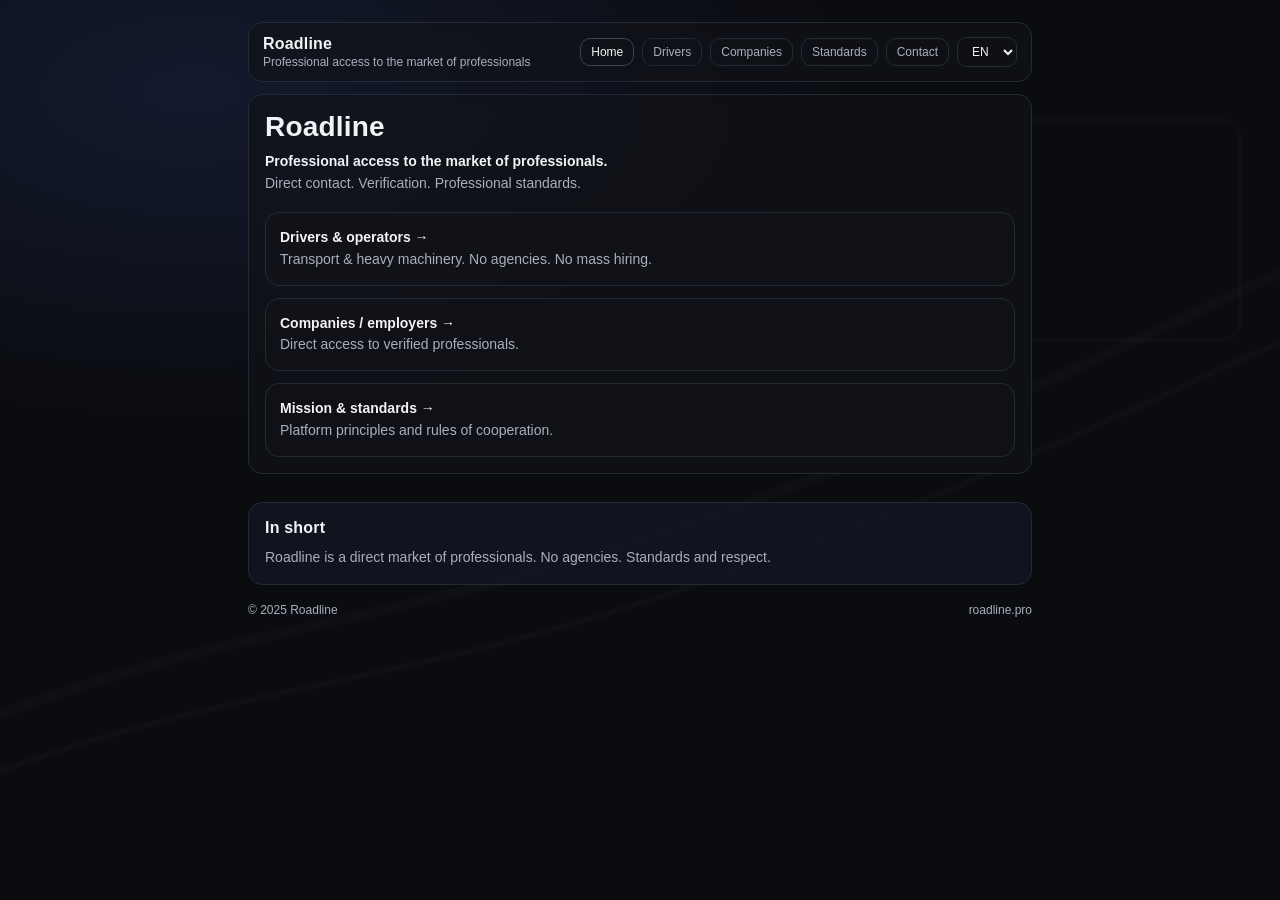
<file: index.html>
<!DOCTYPE html>
<html lang="ru">
<head>
  <meta charset="UTF-8" />
  <meta name="viewport" content="width=device-width, initial-scale=1.0"/>
  <title>Roadline — Professional Access</title>
  <meta name="description" content="Professional access to the market of professionals. Direct contact. Verification. Standards.">

  <style>
    :root{
      --bg:#0b0c10;
      --text:#f2f3f5;
      --muted:#a9afbd;
      --line:#242a38;
    }
    *{ box-sizing:border-box; }

    body{
      margin:0;
      font-family: Arial, Helvetica, sans-serif;
      background: radial-gradient(1200px 600px at 15% 10%, #131a2e 0%, var(--bg) 55%) fixed;
      color:var(--text);
    }

    body::before{
      content:"";
      position:fixed;
      inset:0;
      pointer-events:none;
      opacity:0.06;
      filter:grayscale(1) blur(0.2px);
      background:
        url("data:image/svg+xml,%3Csvg xmlns='http://www.w3.org/2000/svg' width='1400' height='900' viewBox='0 0 1400 900'%3E%3Cg fill='none' stroke='%23ffffff' stroke-opacity='0.35'%3E%3Cpath d='M-50 760 C 260 620, 420 640, 760 520 S 1180 340, 1460 220' stroke-width='10'/%3E%3Cpath d='M-60 820 C 250 680, 430 700, 770 580 S 1200 400, 1480 280' stroke-width='6'/%3E%3Crect x='980' y='120' width='320' height='220' rx='18' stroke-width='3'/%3E%3C/g%3E%3C/svg%3E")
        center/cover no-repeat;
      z-index:0;
    }

    .wrap{
      position:relative;
      z-index:1;
      max-width:820px;
      margin:0 auto;
      padding:22px 18px 40px;
    }

    h1{ margin:0; font-size:28px; letter-spacing:.2px; }
    h2{ margin:0 0 10px; font-size:16px; letter-spacing:.2px; }
    p{ margin:0; font-size:14px; line-height:1.55; color:var(--muted); }
    .strong{ color:var(--text); font-weight:700; }

    /* NAV + language dropdown */
    .nav{
      border:1px solid var(--line);
      border-radius:14px;
      background:rgba(17,19,24,.65);
      backdrop-filter: blur(8px);
      padding:12px 14px;
      display:flex;
      align-items:center;
      justify-content:space-between;
      gap:12px;
      flex-wrap:wrap;
    }
    .brand{
      display:flex;
      flex-direction:column;
      gap:2px;
      min-width:220px;
    }
    .brand .name{ color:var(--text); font-weight:700; letter-spacing:.2px; }
    .brand .tagline{ font-size:12px; color:var(--muted); }

    .nav-right{
      display:flex;
      gap:8px;
      align-items:center;
      flex-wrap:wrap;
    }
    .menu{
      display:flex;
      gap:8px;
      flex-wrap:wrap;
      align-items:center;
    }
    .menu a{
      text-decoration:none;
      color:var(--muted);
      border:1px solid var(--line);
      border-radius:10px;
      padding:6px 10px;
      font-size:12px;
      background:rgba(17,19,24,.35);
      transition: transform .08s ease, border-color .08s ease, color .08s ease;
    }
    .menu a:hover{ transform: translateY(-1px); border-color:#3a4258; color:var(--text); }
    .menu a.active{ color:var(--text); border-color:#3a4258; }

    .lang-select{
      border:1px solid var(--line);
      border-radius:10px;
      padding:6px 10px;
      font-size:12px;
      color:var(--text);
      background:rgba(17,19,24,.35);
      outline:none;
      cursor:pointer;
    }

    .topbar{
      margin-top:12px;
      border:1px solid var(--line);
      border-radius:14px;
      background:rgba(17,19,24,.65);
      backdrop-filter: blur(8px);
      padding:16px;
    }
    .lead{ margin-top:8px; margin-bottom:18px; }

    .tiles{
      display:grid;
      grid-template-columns:1fr;
      gap:12px;
      margin-top:12px;
      width:100%;
    }

    /* ✅ clickable tile as link */
    .tile-link{
      display:block;
      width:100%;
      text-decoration:none;
      color:inherit;
      border:1px solid var(--line);
      border-radius:14px;
      padding:14px;
      background:rgba(17,19,24,.65);
      transition: transform .08s ease, border-color .08s ease, background .08s ease;
    }
    .tile-link:hover{
      transform: translateY(-1px);
      border-color:#3a4258;
      background:rgba(20,24,36,.78);
    }
    .tile-link:active{ transform: translateY(0px); }
    .tile-link *{ max-width:100%; }

    .card{
      width:100%;
      border:1px solid var(--line);
      border-radius:14px;
      background:rgba(20,24,36,.72);
      padding:16px;
      margin-top:14px;
    }
    .board{
      display:grid;
      grid-template-columns:1fr;
      gap:14px;
      margin-top:14px;
      width:100%;
    }
    .footer{
      margin-top:18px;
      font-size:12px;
      color:var(--muted);
      display:flex;
      justify-content:space-between;
      flex-wrap:wrap;
      gap:10px;
    }

    [data-lang]{ display:none; }
    [data-lang].active{ display:block; }
    [data-lang-inline]{ display:none; }
    [data-lang-inline].active{ display:inline; }
  </style>
</head>

<body>
<div class="wrap">

  <!-- NAV -->
  <div class="nav">
    <div class="brand">
      <div class="name">Roadline</div>
      <div class="tagline">
        <span data-lang-inline="ru" class="active">Профессиональный доступ к рынку профессионалов</span>
        <span data-lang-inline="uk">Професійний доступ до ринку професіоналів</span>
        <span data-lang-inline="en">Professional access to the market of professionals</span>
        <span data-lang-inline="pl">Profesjonalny dostęp do rynku profesjonalistów</span>
      </div>
    </div>

    <div class="nav-right">
      <div class="menu">
        <a class="active" href="index.html">
          <span data-lang-inline="ru" class="active">Главная</span>
          <span data-lang-inline="uk">Головна</span>
          <span data-lang-inline="en">Home</span>
          <span data-lang-inline="pl">Start</span>
        </a>

        <a href="drivers.html">
          <span data-lang-inline="ru" class="active">Водители</span>
          <span data-lang-inline="uk">Водії</span>
          <span data-lang-inline="en">Drivers</span>
          <span data-lang-inline="pl">Kierowcy</span>
        </a>

        <a href="companies.html">
          <span data-lang-inline="ru" class="active">Компании</span>
          <span data-lang-inline="uk">Компанії</span>
          <span data-lang-inline="en">Companies</span>
          <span data-lang-inline="pl">Firmy</span>
        </a>

        <a href="standards.html">
          <span data-lang-inline="ru" class="active">Стандарты</span>
          <span data-lang-inline="uk">Стандарти</span>
          <span data-lang-inline="en">Standards</span>
          <span data-lang-inline="pl">Standardy</span>
        </a>

        <a href="contact.html">
          <span data-lang-inline="ru" class="active">Контакт</span>
          <span data-lang-inline="uk">Контакт</span>
          <span data-lang-inline="en">Contact</span>
          <span data-lang-inline="pl">Kontakt</span>
        </a>
      </div>

      <select class="lang-select" id="langSelect" aria-label="Language">
        <option value="ru">RU</option>
        <option value="uk">UA</option>
        <option value="en">EN</option>
        <option value="pl">PL</option>
      </select>
    </div>
  </div>

  <!-- HEADER -->
  <div class="topbar">
    <h1>Roadline</h1>

    <div class="lead" data-lang="ru">
      <p class="strong">Профессиональный доступ к рынку профессионалов.</p>
      <p>Прямой контакт. Проверка. Профессиональные стандарты.</p>
    </div>
    <div class="lead" data-lang="uk">
      <p class="strong">Професійний доступ до ринку професіоналів.</p>
      <p>Прямий контакт. Перевірка. Професійні стандарти.</p>
    </div>
    <div class="lead" data-lang="en">
      <p class="strong">Professional access to the market of professionals.</p>
      <p>Direct contact. Verification. Professional standards.</p>
    </div>
    <div class="lead" data-lang="pl">
      <p class="strong">Profesjonalny dostęp do rynku profesjonalistów.</p>
      <p>Bezpośredni kontakt. Weryfikacja. Standardy zawodowe.</p>
    </div>

    <!-- ✅ Clickable tiles -->
    <div class="tiles">

      <a class="tile-link" href="drivers.html">
        <p class="strong" data-lang="ru">Водители и операторы →</p>
        <p class="strong" data-lang="uk">Водії та оператори →</p>
        <p class="strong" data-lang="en">Drivers & operators →</p>
        <p class="strong" data-lang="pl">Kierowcy i operatorzy →</p>

        <p data-lang="ru">Транспорт и тяжёлая техника. Без агентств. Без массового найма.</p>
        <p data-lang="uk">Транспорт і важка техніка. Без агенцій. Без масового найму.</p>
        <p data-lang="en">Transport & heavy machinery. No agencies. No mass hiring.</p>
        <p data-lang="pl">Transport i ciężki sprzęt. Bez agencji. Bez masowego zatrudniania.</p>
      </a>

      <a class="tile-link" href="companies.html">
        <p class="strong" data-lang="ru">Компании / работодатели →</p>
        <p class="strong" data-lang="uk">Компанії / роботодавці →</p>
        <p class="strong" data-lang="en">Companies / employers →</p>
        <p class="strong" data-lang="pl">Firmy / pracodawcy →</p>

        <p data-lang="ru">Прямой доступ к проверенным профессионалам.</p>
        <p data-lang="uk">Прямий доступ до перевірених професіоналів.</p>
        <p data-lang="en">Direct access to verified professionals.</p>
        <p data-lang="pl">Bezpośredni dostęp do zweryfikowanych profesjonalistów.</p>
      </a>

      <a class="tile-link" href="standards.html">
        <p class="strong" data-lang="ru">Миссия и стандарты →</p>
        <p class="strong" data-lang="uk">Місія та стандарти →</p>
        <p class="strong" data-lang="en">Mission & standards →</p>
        <p class="strong" data-lang="pl">Misja i standardy →</p>

        <p data-lang="ru">Принципы платформы и правила взаимодействия.</p>
        <p data-lang="uk">Принципи платформи та правила взаємодії.</p>
        <p data-lang="en">Platform principles and rules of cooperation.</p>
        <p data-lang="pl">Zasady platformy i współpracy.</p>
      </a>

    </div>
  </div>

  <div class="board">
    <div class="card">
      <h2 data-lang="ru">Коротко</h2>
      <h2 data-lang="uk">Коротко</h2>
      <h2 data-lang="en">In short</h2>
      <h2 data-lang="pl">W skrócie</h2>

      <p data-lang="ru">Roadline — это прямой рынок профессионалов. Без агентств. С правилами и уважением.</p>
      <p data-lang="uk">Roadline — це прямий ринок професіоналів. Без агенцій. З правилами та повагою.</p>
      <p data-lang="en">Roadline is a direct market of professionals. No agencies. Standards and respect.</p>
      <p data-lang="pl">Roadline to bezpośredni rynek profesjonalistów. Bez agencji. Standardy i szacunek.</p>
    </div>
  </div>

  <div class="footer">
    <div>© 2025 Roadline</div>
    <div>roadline.pro</div>
  </div>

</div>

<script>
  function setLangUI(lang){
    document.querySelectorAll('[data-lang]').forEach(el=>{
      el.classList.toggle('active', el.dataset.lang === lang);
    });
    document.querySelectorAll('[data-lang-inline]').forEach(el=>{
      el.classList.toggle('active', el.dataset.langInline === lang);
    });
    document.documentElement.lang = lang;
    const sel = document.getElementById('langSelect');
    if(sel) sel.value = lang;
  }

  function normalizeDetectedLang(raw){
    const l = (raw || 'en').toLowerCase();
    if (l.startsWith('pl')) return 'pl';
    if (l.startsWith('uk')) return 'uk';
    if (l.startsWith('ru') || l.startsWith('be')) return 'ru';
    return 'en';
  }

  function detectLang(){
    const saved = localStorage.getItem('roadline_lang');
    if(saved){ setLangUI(saved); return; }
    const browser = navigator.language || (navigator.languages && navigator.languages[0]) || 'en';
    setLangUI(normalizeDetectedLang(browser));
  }

  const langSelect = document.getElementById('langSelect');
  if(langSelect){
    langSelect.addEventListener('change', ()=>{
      const lang = langSelect.value;
      localStorage.setItem('roadline_lang', lang);
      setLangUI(lang);
    });
  }

  detectLang();
</script>

</body>
</html>
</file>
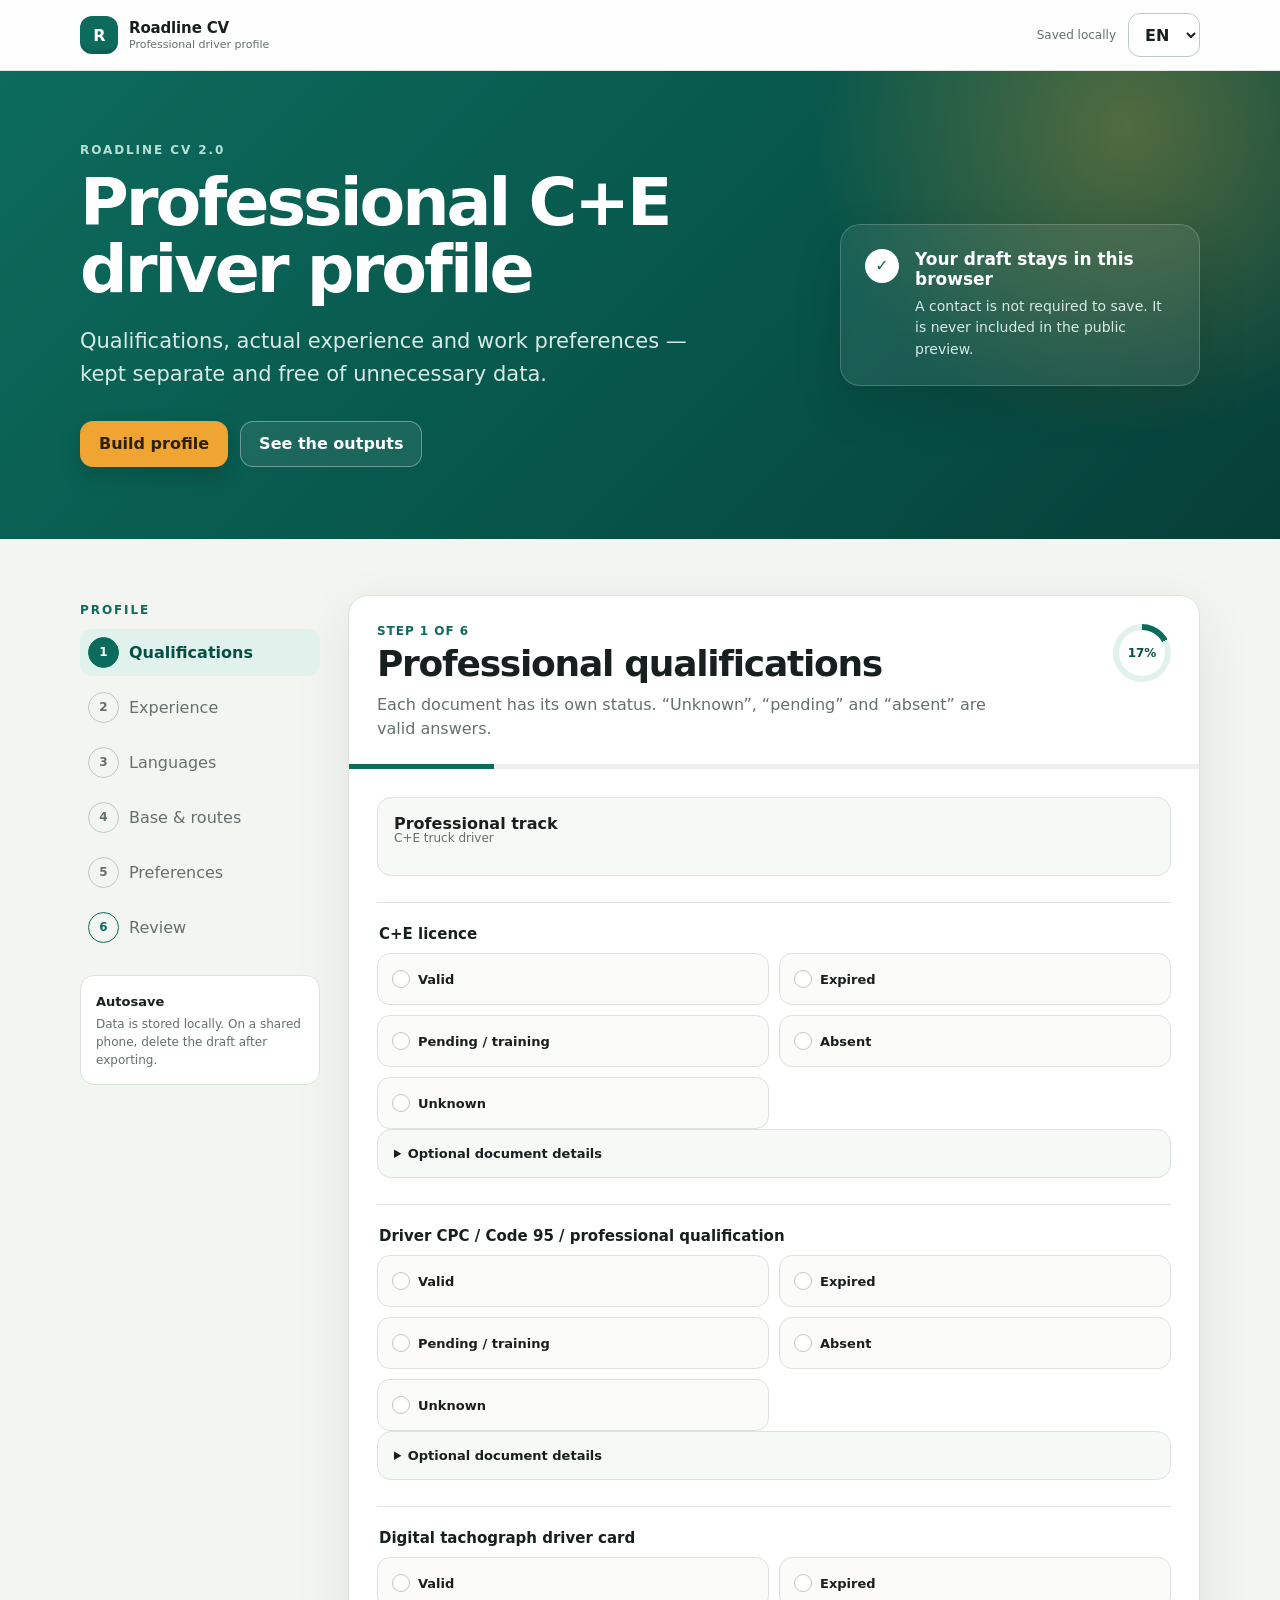
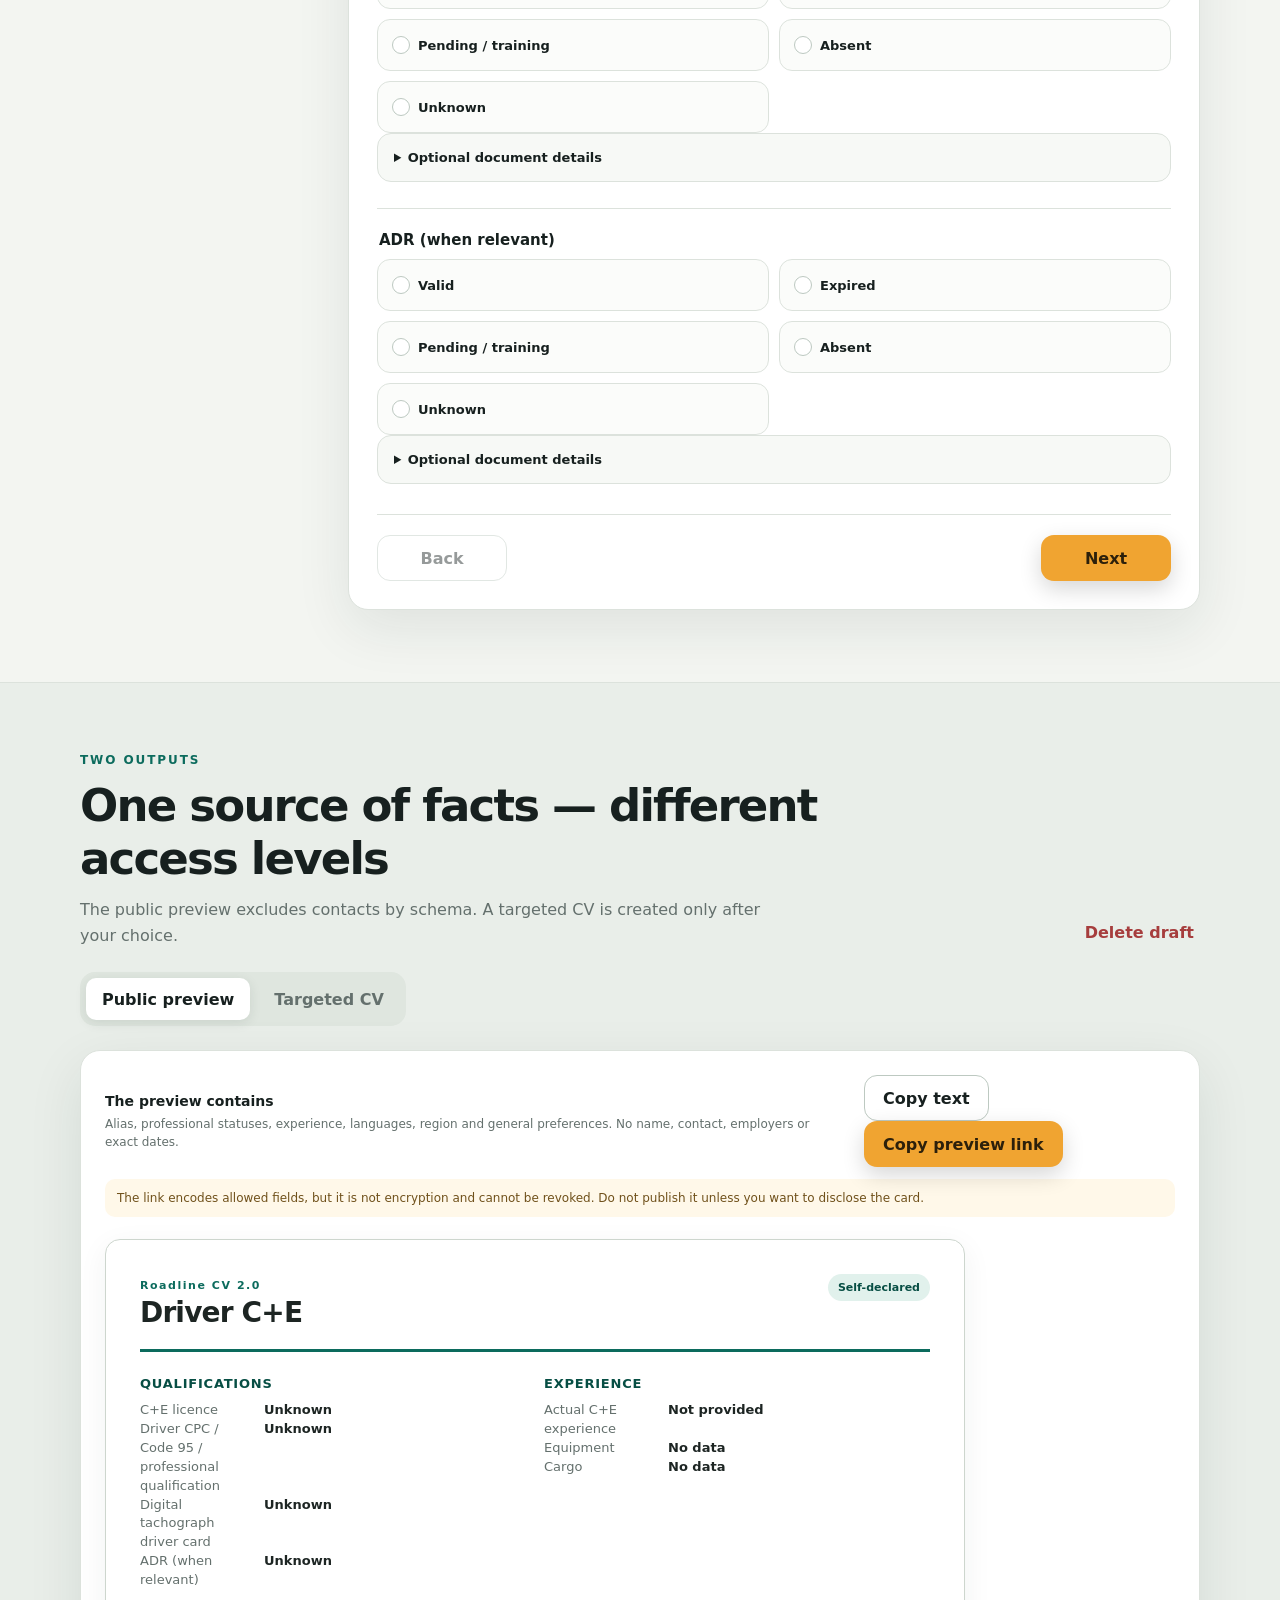
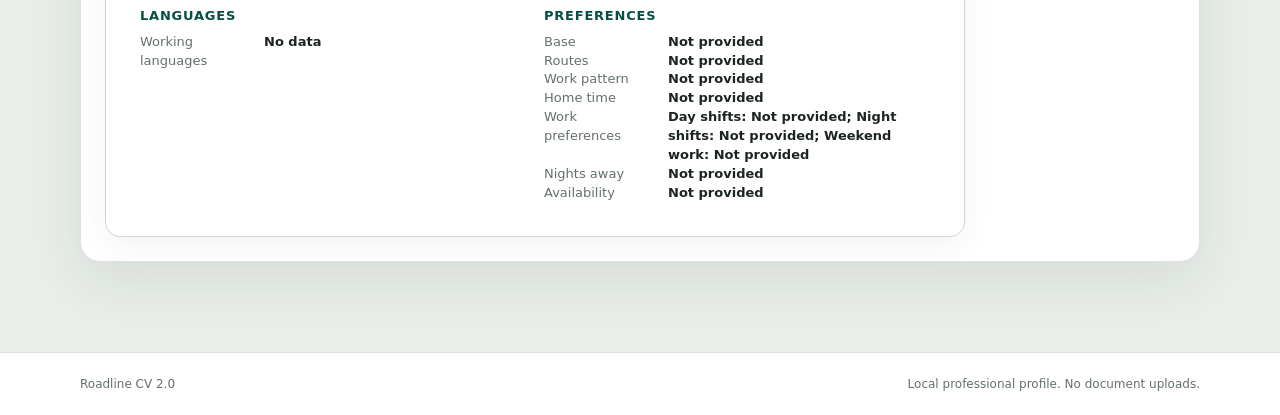
<file: cv/index.html>
<!doctype html>
<html lang="ru">
<head>
  <meta charset="utf-8">
  <meta name="viewport" content="width=device-width, initial-scale=1, viewport-fit=cover">
  <meta name="description" content="Roadline CV 2.0 — профессиональный профиль водителя C+E, приватное CV и безопасный публичный preview.">
  <meta name="referrer" content="no-referrer">
  <title>Roadline CV 2.0 — профиль водителя C+E</title>
  <link rel="stylesheet" href="./cv.css">
</head>
<body>
  <header class="site-header no-print">
    <div class="shell header-row">
      <a class="brand" href="#top" aria-label="Roadline CV 2.0">
        <span class="brand-mark" aria-hidden="true">R</span>
        <span><strong>Roadline CV</strong><small>Professional driver profile</small></span>
      </a>
      <div class="header-actions">
        <span class="save-state" id="saveState" role="status"></span>
        <label class="language-picker">
          <span class="sr-only" data-i18n="language">Language</span>
          <select id="langSelect" aria-label="Language">
            <option value="ru">RU</option>
            <option value="uk">UK</option>
            <option value="en">EN</option>
            <option value="pl">PL</option>
          </select>
        </label>
      </div>
    </div>
  </header>

  <main id="top">
    <section class="hero no-print" id="intro">
      <div class="shell hero-grid">
        <div>
          <p class="eyebrow" data-i18n="eyebrow">ROADLINE CV 2.0</p>
          <h1 data-i18n="heroTitle">Профессиональный профиль водителя C+E</h1>
          <p class="hero-copy" data-i18n="heroCopy">Квалификации, реальный опыт и условия работы — отдельно и без лишних данных.</p>
          <div class="hero-actions">
            <a class="button primary" href="#builder" data-i18n="start">Создать профиль</a>
            <a class="button ghost" href="#outputs" data-i18n="seeOutputs">Как выглядит результат</a>
          </div>
        </div>
        <aside class="privacy-card">
          <span class="privacy-icon" aria-hidden="true">✓</span>
          <div>
            <strong data-i18n="localFirst">Черновик остаётся в этом браузере</strong>
            <p data-i18n="localFirstCopy">Контакт не нужен для сохранения. В публичный preview он не попадёт.</p>
          </div>
        </aside>
      </div>
    </section>

    <section class="shared-shell shell" id="sharedView" hidden>
      <div class="shared-banner no-print">
        <div>
          <p class="eyebrow" data-i18n="publicPreview">ПУБЛИЧНЫЙ PREVIEW</p>
          <h1 id="sharedTitle">Driver C+E</h1>
          <p data-i18n="sharedNotice">Это профессиональная карточка без контактов. Она доступна только для чтения и не является проверенной квалификацией.</p>
        </div>
        <button class="button ghost" id="buildOwnBtn" type="button" data-i18n="buildOwn">Создать свой профиль</button>
      </div>
      <article class="profile-document" id="sharedDocument">
        <div class="document-heading">
          <div>
            <span class="document-kicker">Roadline CV 2.0</span>
            <h2 id="sharedDocumentTitle">Driver C+E</h2>
          </div>
          <span class="status-badge" data-i18n="selfDeclared">Заявлено водителем</span>
        </div>
        <div id="sharedGrid" class="document-sections"></div>
      </article>
    </section>

    <div id="editorView">
      <section class="builder-section no-print" id="builder">
        <div class="shell builder-layout">
          <aside class="step-nav" aria-label="Profile steps">
            <p class="eyebrow" data-i18n="profileProgress">ПРОФИЛЬ</p>
            <ol id="stepList"></ol>
            <div class="draft-note">
              <strong data-i18n="draftTitle">Автосохранение</strong>
              <p data-i18n="draftCopy">Данные хранятся локально. На общем телефоне удалите черновик после экспорта.</p>
            </div>
          </aside>

          <div class="form-card">
            <div class="form-heading">
              <div>
                <p class="step-count" id="stepCount"></p>
                <h2 id="stepTitle"></h2>
                <p id="stepIntro"></p>
              </div>
              <div class="progress-ring" id="progressRing" aria-hidden="true"><span id="progressValue">0%</span></div>
            </div>
            <div class="progress-track" aria-hidden="true"><span id="progressBar"></span></div>
            <form id="stepForm" novalidate>
              <div id="questionArea"></div>
              <div class="form-error" id="formError" role="alert" hidden></div>
              <div class="form-actions">
                <button class="button ghost" id="backBtn" type="button" data-i18n="back">Назад</button>
                <button class="button primary" id="nextBtn" type="submit" data-i18n="next">Далее</button>
              </div>
            </form>
          </div>
        </div>
      </section>

      <section class="outputs-section no-print" id="outputs">
        <div class="shell">
          <div class="section-heading">
            <div>
              <p class="eyebrow" data-i18n="twoOutputs">ДВА РЕЗУЛЬТАТА</p>
              <h2 data-i18n="outputsTitle">Один источник фактов — разные уровни доступа</h2>
              <p data-i18n="outputsCopy">Публичный preview исключает контакты по схеме. Адресное CV создаётся только после вашего выбора.</p>
            </div>
            <button class="text-button danger" id="deleteDraftBtn" type="button" data-i18n="deleteDraft">Удалить черновик</button>
          </div>

          <div class="output-tabs" role="tablist" aria-label="Output type">
            <button class="output-tab active" id="publicTab" type="button" role="tab" aria-selected="true" aria-controls="publicPanel" data-i18n="publicProfile">Публичный preview</button>
            <button class="output-tab" id="cvTab" type="button" role="tab" aria-selected="false" aria-controls="cvPanel" data-i18n="privateCv">Адресное CV</button>
          </div>

          <div class="output-panel" id="publicPanel" role="tabpanel" aria-labelledby="publicTab">
            <div class="output-toolbar">
              <div class="disclosure-summary">
                <strong data-i18n="publicContains">В preview входят</strong>
                <p data-i18n="publicContainsCopy">Псевдоним, профессиональные статусы, опыт, языки, регион и общие условия. Без имени, контакта, работодателей и точных дат.</p>
              </div>
              <div class="toolbar-actions">
                <button class="button ghost" id="copyPublicTextBtn" type="button" data-i18n="copyText">Копировать текст</button>
                <button class="button primary" id="copyPreviewLinkBtn" type="button" data-i18n="copyPreviewLink">Копировать preview-ссылку</button>
              </div>
            </div>
            <p class="link-warning" data-i18n="linkWarning">Ссылка кодирует разрешённые поля, но не является шифрованием и не может быть отозвана. Не публикуйте её, если не хотите раскрывать карточку.</p>
            <article class="profile-document compact" id="publicDocument">
              <div class="document-heading">
                <div>
                  <span class="document-kicker">Roadline CV 2.0</span>
                  <h3 id="publicDocumentTitle">Driver C+E</h3>
                </div>
                <span class="status-badge" data-i18n="selfDeclared">Заявлено водителем</span>
              </div>
              <div id="publicGrid" class="document-sections"></div>
            </article>
          </div>

          <div class="output-panel" id="cvPanel" role="tabpanel" aria-labelledby="cvTab" hidden>
            <div class="cv-controls">
              <div class="field">
                <label for="cvLanguage" data-i18n="cvLanguage">Язык CV</label>
                <select id="cvLanguage">
                  <option value="ru">Русский</option>
                  <option value="uk">Українська</option>
                  <option value="en">English</option>
                  <option value="pl">Polski</option>
                </select>
              </div>
              <div class="field grow">
                <label for="cvRecipient" data-i18n="recipient">Получатель (необязательно)</label>
                <input id="cvRecipient" type="text" maxlength="100" autocomplete="organization" data-i18n-placeholder="recipientPlaceholder" placeholder="Название компании или вакансии">
              </div>
              <fieldset class="section-picker">
                <legend data-i18n="sections">Разделы CV</legend>
                <label><input type="checkbox" name="cvSection" value="qualifications" checked> <span data-i18n="qualifications">Квалификации</span></label>
                <label><input type="checkbox" name="cvSection" value="experience" checked> <span data-i18n="experience">Опыт</span></label>
                <label><input type="checkbox" name="cvSection" value="languages" checked> <span data-i18n="languages">Языки</span></label>
                <label><input type="checkbox" name="cvSection" value="preferences" checked> <span data-i18n="preferences">Условия</span></label>
                <label><input type="checkbox" name="cvSection" value="history"> <span data-i18n="history">История работы</span></label>
              </fieldset>
            </div>
            <div class="export-summary" id="exportSummary" role="status"></div>
            <div class="toolbar-actions cv-actions">
              <button class="button ghost" id="copyCvBtn" type="button" data-i18n="copyCv">Копировать CV</button>
              <button class="button primary" id="printCvBtn" type="button" data-i18n="printCv">Печать / сохранить PDF</button>
            </div>
            <article class="profile-document cv-document" id="cvDocument">
              <div class="document-heading">
                <div>
                  <span class="document-kicker">Roadline CV 2.0</span>
                  <h3 id="cvDocumentTitle">Driver C+E</h3>
                  <p id="cvRecipientLine" hidden></p>
                </div>
                <span class="cv-date" id="cvDate"></span>
              </div>
              <div id="cvGrid" class="document-sections"></div>
            </article>
          </div>
        </div>
      </section>
    </div>
  </main>

  <footer class="site-footer no-print">
    <div class="shell footer-row">
      <span>Roadline CV 2.0</span>
      <span data-i18n="footerCopy">Локальный профессиональный профиль. Без загрузки документов.</span>
    </div>
  </footer>

  <div class="toast" id="toast" role="status" aria-live="polite"></div>
  <script src="./cv-model.js"></script>
  <script src="./cv.js"></script>
</body>
</html>
</file>
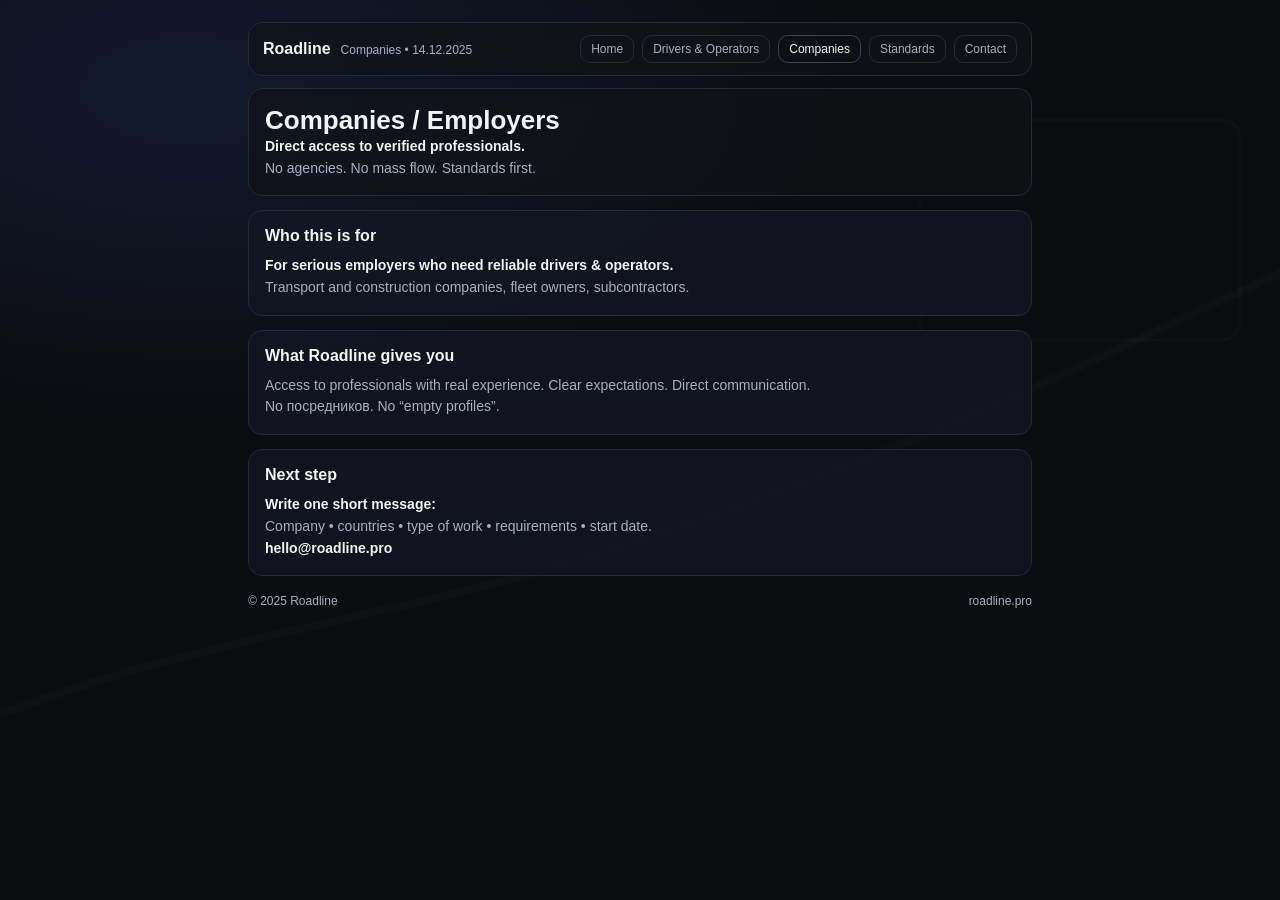
<file: companies.html>
<!DOCTYPE html>
<html lang="en">
<head>
  <meta charset="UTF-8" />
  <meta name="viewport" content="width=device-width, initial-scale=1.0"/>
  <title>Roadline — Companies</title>
  <meta name="description" content="For companies: direct access to verified drivers & operators.">

  <style>
    :root{ --bg:#0b0c10; --text:#f2f3f5; --muted:#a9afbd; --line:#242a38; }
    *{ box-sizing:border-box; }
    body{
      margin:0;
      font-family: Arial, Helvetica, sans-serif;
      background: radial-gradient(1200px 600px at 15% 10%, #131a2e 0%, var(--bg) 55%) fixed;
      color:var(--text);
    }
    body::before{
      content:"";
      position:fixed; inset:0; pointer-events:none;
      opacity:0.06; filter:grayscale(1) blur(0.2px);
      background:url("data:image/svg+xml,%3Csvg xmlns='http://www.w3.org/2000/svg' width='1400' height='900' viewBox='0 0 1400 900'%3E%3Cg fill='none' stroke='%23ffffff' stroke-opacity='0.35'%3E%3Crect x='980' y='120' width='320' height='220' rx='18' stroke-width='3'/%3E%3Cpath d='M-50 760 C 260 620, 420 640, 760 520 S 1180 340, 1460 220' stroke-width='8'/%3E%3C/g%3E%3C/svg%3E") center/cover no-repeat;
      z-index:0;
    }
    .wrap{ position:relative; z-index:1; max-width:820px; margin:0 auto; padding:22px 18px 40px; }
    h1{ margin:0; font-size:26px; }
    h2{ margin:0 0 10px; font-size:16px; }
    p{ margin:0; font-size:14px; line-height:1.55; color:var(--muted); }
    .strong{ color:var(--text); font-weight:700; }

    .nav{
      border:1px solid var(--line);
      border-radius:14px;
      background:rgba(17,19,24,.65);
      backdrop-filter: blur(8px);
      padding:12px 14px;
      display:flex; align-items:center; justify-content:space-between;
      gap:12px; flex-wrap:wrap;
    }
    .brand{ display:flex; align-items:baseline; gap:10px; }
    .brand .name{ color:var(--text); font-weight:700; }
    .brand .date{ color:var(--muted); font-size:12px; }
    .menu{ display:flex; gap:8px; flex-wrap:wrap; }
    .menu a{
      text-decoration:none; color:var(--muted);
      border:1px solid var(--line);
      border-radius:10px; padding:6px 10px; font-size:12px;
      background:rgba(17,19,24,.35);
    }
    .menu a.active{ color:var(--text); border-color:#3a4258; }

    .topbar{
      margin-top:12px;
      border:1px solid var(--line);
      border-radius:14px;
      background:rgba(17,19,24,.65);
      backdrop-filter: blur(8px);
      padding:16px;
    }
    .card{
      width:100%;
      border:1px solid var(--line);
      border-radius:14px;
      background:rgba(20,24,36,.72);
      padding:16px;
      margin-top:14px;
    }
    .footer{
      margin-top:18px;
      font-size:12px;
      color:var(--muted);
      display:flex; justify-content:space-between; flex-wrap:wrap; gap:10px;
    }
  </style>
</head>

<body>
<div class="wrap">

  <!-- NAV -->
  <div class="nav">
    <div class="brand">
      <div class="name">Roadline</div>
      <div class="date">Companies • 14.12.2025</div>
    </div>
    <div class="menu">
      <a href="index.html">Home</a>
      <a href="drivers.html">Drivers & Operators</a>
      <a class="active" href="companies.html">Companies</a>
      <a href="index.html#standards">Standards</a>
      <a href="index.html#contact">Contact</a>
    </div>
  </div>

  <div class="topbar">
    <h1>Companies / Employers</h1>
    <p class="strong">Direct access to verified professionals.</p>
    <p>No agencies. No mass flow. Standards first.</p>
  </div>

  <div class="card">
    <h2>Who this is for</h2>
    <p class="strong">For serious employers who need reliable drivers & operators.</p>
    <p>Transport and construction companies, fleet owners, subcontractors.</p>
  </div>

  <div class="card">
    <h2>What Roadline gives you</h2>
    <p>Access to professionals with real experience. Clear expectations. Direct communication.</p>
    <p>No посредников. No “empty profiles”.</p>
  </div>

  <div class="card">
    <h2>Next step</h2>
    <p class="strong">Write one short message:</p>
    <p>Company • countries • type of work • requirements • start date.</p>
    <p class="strong">hello@roadline.pro</p>
  </div>

  <div class="footer">
    <div>© 2025 Roadline</div>
    <div>roadline.pro</div>
  </div>

</div>
</body>
</html>
</file>
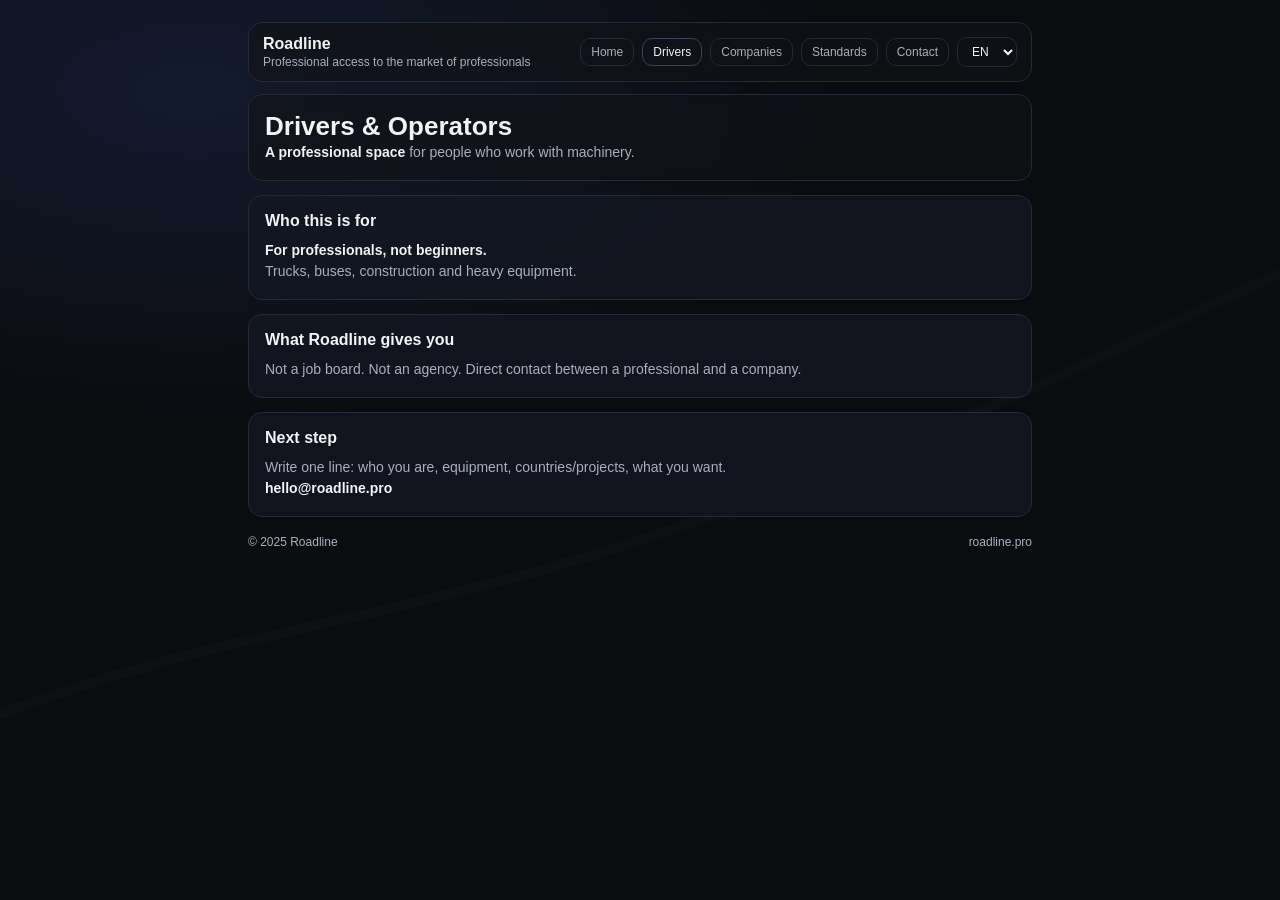
<file: drivers.html>
<!DOCTYPE html>
<html lang="en">
<head>
  <meta charset="UTF-8" />
  <meta name="viewport" content="width=device-width, initial-scale=1.0"/>
  <title>Roadline — Drivers</title>
  <meta name="description" content="Roadline for drivers and operators. Direct access. Standards.">

  <style>
    :root{ --bg:#0b0c10; --text:#f2f3f5; --muted:#a9afbd; --line:#242a38; }
    *{ box-sizing:border-box; }
    body{
      margin:0;
      font-family: Arial, Helvetica, sans-serif;
      background: radial-gradient(1200px 600px at 15% 10%, #131a2e 0%, var(--bg) 55%) fixed;
      color:var(--text);
    }
    body::before{
      content:"";
      position:fixed; inset:0; pointer-events:none;
      opacity:0.06; filter:grayscale(1) blur(0.2px);
      background:url("data:image/svg+xml,%3Csvg xmlns='http://www.w3.org/2000/svg' width='1400' height='900' viewBox='0 0 1400 900'%3E%3Cg fill='none' stroke='%23ffffff' stroke-opacity='0.35'%3E%3Cpath d='M-50 760 C 260 620, 420 640, 760 520 S 1180 340, 1460 220' stroke-width='10'/%3E%3C/g%3E%3C/svg%3E") center/cover no-repeat;
      z-index:0;
    }
    .wrap{ position:relative; z-index:1; max-width:820px; margin:0 auto; padding:22px 18px 40px; }
    h1{ margin:0; font-size:26px; }
    h2{ margin:0 0 10px; font-size:16px; }
    p{ margin:0; font-size:14px; line-height:1.55; color:var(--muted); }
    .strong{ color:var(--text); font-weight:700; }

    .nav{
      border:1px solid var(--line);
      border-radius:14px;
      background:rgba(17,19,24,.65);
      backdrop-filter: blur(8px);
      padding:12px 14px;
      display:flex; align-items:center; justify-content:space-between;
      gap:12px; flex-wrap:wrap;
    }
    .brand{ display:flex; flex-direction:column; gap:2px; min-width:220px; }
    .brand .name{ color:var(--text); font-weight:700; }
    .brand .tagline{ font-size:12px; color:var(--muted); }

    .nav-right{ display:flex; gap:8px; align-items:center; flex-wrap:wrap; }
    .menu{ display:flex; gap:8px; flex-wrap:wrap; align-items:center; }
    .menu a{
      text-decoration:none; color:var(--muted);
      border:1px solid var(--line);
      border-radius:10px; padding:6px 10px; font-size:12px;
      background:rgba(17,19,24,.35);
    }
    .menu a.active{ color:var(--text); border-color:#3a4258; }

    .lang-select{
      border:1px solid var(--line);
      border-radius:10px;
      padding:6px 10px;
      font-size:12px;
      color:var(--text);
      background:rgba(17,19,24,.35);
      outline:none;
      cursor:pointer;
    }

    .topbar{
      margin-top:12px;
      border:1px solid var(--line);
      border-radius:14px;
      background:rgba(17,19,24,.65);
      backdrop-filter: blur(8px);
      padding:16px;
    }
    .card{
      width:100%;
      border:1px solid var(--line);
      border-radius:14px;
      background:rgba(20,24,36,.72);
      padding:16px;
      margin-top:14px;
    }
    .footer{
      margin-top:18px;
      font-size:12px;
      color:var(--muted);
      display:flex; justify-content:space-between; flex-wrap:wrap; gap:10px;
    }

    [data-lang]{ display:none; }
    [data-lang].active{ display:block; }
    [data-lang-inline]{ display:none; }
    [data-lang-inline].active{ display:inline; }
  </style>
</head>

<body>
<div class="wrap">

  <div class="nav">
    <div class="brand">
      <div class="name">Roadline</div>
      <div class="tagline">
        <span data-lang-inline="ru" class="active">Профессиональный доступ к рынку профессионалов</span>
        <span data-lang-inline="uk">Професійний доступ до ринку професіоналів</span>
        <span data-lang-inline="en">Professional access to the market of professionals</span>
        <span data-lang-inline="pl">Profesjonalny dostęp do rynku profesjonalistów</span>
      </div>
    </div>

    <div class="nav-right">
      <div class="menu">
        <a href="index.html">
          <span data-lang-inline="ru" class="active">Главная</span><span data-lang-inline="uk">Головна</span><span data-lang-inline="en">Home</span><span data-lang-inline="pl">Start</span>
        </a>
        <a class="active" href="drivers.html">
          <span data-lang-inline="ru" class="active">Водители</span><span data-lang-inline="uk">Водії</span><span data-lang-inline="en">Drivers</span><span data-lang-inline="pl">Kierowcy</span>
        </a>
        <a href="companies.html">
          <span data-lang-inline="ru" class="active">Компании</span><span data-lang-inline="uk">Компанії</span><span data-lang-inline="en">Companies</span><span data-lang-inline="pl">Firmy</span>
        </a>
        <a href="standards.html">
          <span data-lang-inline="ru" class="active">Стандарты</span><span data-lang-inline="uk">Стандарти</span><span data-lang-inline="en">Standards</span><span data-lang-inline="pl">Standardy</span>
        </a>
        <a href="contact.html">
          <span data-lang-inline="ru" class="active">Контакт</span><span data-lang-inline="uk">Контакт</span><span data-lang-inline="en">Contact</span><span data-lang-inline="pl">Kontakt</span>
        </a>
      </div>

      <select class="lang-select" id="langSelect" aria-label="Language">
        <option value="ru">RU</option>
        <option value="uk">UA</option>
        <option value="en">EN</option>
        <option value="pl">PL</option>
      </select>
    </div>
  </div>

  <div class="topbar">
    <h1 data-lang="ru" class="active">Водители и операторы</h1>
    <h1 data-lang="uk">Водії та оператори</h1>
    <h1 data-lang="en">Drivers & Operators</h1>
    <h1 data-lang="pl">Kierowcy i operatorzy</h1>

    <p data-lang="ru" class="active"><span class="strong">Профессиональная среда</span> для тех, кто работает с техникой.</p>
    <p data-lang="uk"><span class="strong">Професійне середовище</span> для тих, хто працює з технікою.</p>
    <p data-lang="en"><span class="strong">A professional space</span> for people who work with machinery.</p>
    <p data-lang="pl"><span class="strong">Profesjonalna przestrzeń</span> dla osób, które pracują ze sprzętem.</p>
  </div>

  <div class="card">
    <h2 data-lang="ru" class="active">Кому это подходит</h2>
    <h2 data-lang="uk">Кому це підходить</h2>
    <h2 data-lang="en">Who this is for</h2>
    <h2 data-lang="pl">Dla kogo to jest</h2>

    <p data-lang="ru" class="active"><span class="strong">Для профессионалов, не для новичков.</span></p>
    <p data-lang="uk"><span class="strong">Для професіоналів, не для новачків.</span></p>
    <p data-lang="en"><span class="strong">For professionals, not beginners.</span></p>
    <p data-lang="pl"><span class="strong">Dla profesjonalistów, nie dla początkujących.</span></p>

    <p data-lang="ru" class="active">Грузовики, автобусы, строительная и тяжёлая техника.</p>
    <p data-lang="uk">Вантажівки, автобуси, будівельна та важка техніка.</p>
    <p data-lang="en">Trucks, buses, construction and heavy equipment.</p>
    <p data-lang="pl">Ciężarówki, autobusy, maszyny budowlane i ciężki sprzęt.</p>
  </div>

  <div class="card">
    <h2 data-lang="ru" class="active">Что даёт Roadline</h2>
    <h2 data-lang="uk">Що дає Roadline</h2>
    <h2 data-lang="en">What Roadline gives you</h2>
    <h2 data-lang="pl">Co daje Roadline</h2>

    <p data-lang="ru" class="active">Это не job-борд и не агентство. Это прямой контакт между профессионалом и компанией.</p>
    <p data-lang="uk">Це не job-борд і не агенція. Це прямий контакт між професіоналом і компанією.</p>
    <p data-lang="en">Not a job board. Not an agency. Direct contact between a professional and a company.</p>
    <p data-lang="pl">To nie tablica ogłoszeń i nie agencja. Bezpośredni kontakt między profesjonalistą a firmą.</p>
  </div>

  <div class="card">
    <h2 data-lang="ru" class="active">Следующий шаг</h2>
    <h2 data-lang="uk">Наступний крок</h2>
    <h2 data-lang="en">Next step</h2>
    <h2 data-lang="pl">Następny krok</h2>

    <p data-lang="ru" class="active">Напиши одной строкой: кто ты, техника, страны/проекты, что ищешь.</p>
    <p data-lang="uk">Напиши одним рядком: хто ти, техніка, країни/проєкти, що шукаєш.</p>
    <p data-lang="en">Write one line: who you are, equipment, countries/projects, what you want.</p>
    <p data-lang="pl">Napisz jedną linijkę: kim jesteś, sprzęt, kraje/projekty, czego szukasz.</p>

    <p class="strong">hello@roadline.pro</p>
  </div>

  <div class="footer">
    <div>© 2025 Roadline</div>
    <div>roadline.pro</div>
  </div>

</div>

<script>
  function setLangUI(lang){
    document.querySelectorAll('[data-lang]').forEach(el=>{
      el.classList.toggle('active', el.dataset.lang === lang);
    });
    document.querySelectorAll('[data-lang-inline]').forEach(el=>{
      el.classList.toggle('active', el.dataset.langInline === lang);
    });
    document.documentElement.lang = lang;
    const sel = document.getElementById('langSelect');
    if(sel) sel.value = lang;
  }

  function normalizeDetectedLang(raw){
    const l = (raw || 'en').toLowerCase();
    if (l.startsWith('pl')) return 'pl';
    if (l.startsWith('uk')) return 'uk';
    if (l.startsWith('ru') || l.startsWith('be')) return 'ru';
    return 'en';
  }

  function detectLang(){
    const saved = localStorage.getItem('roadline_lang');
    if(saved){ setLangUI(saved); return; }
    const browser = navigator.language || (navigator.languages && navigator.languages[0]) || 'en';
    setLangUI(normalizeDetectedLang(browser));
  }

  const langSelect = document.getElementById('langSelect');
  if(langSelect){
    langSelect.addEventListener('change', ()=>{
      const lang = langSelect.value;
      localStorage.setItem('roadline_lang', lang);
      setLangUI(lang);
    });
  }

  detectLang();
</script>

</body>
</html>
</file>
<file: cv/cv.css>
:root{
  color-scheme: light;
  --ink:#17201f;
  --muted:#64706d;
  --paper:#ffffff;
  --canvas:#f3f5f1;
  --line:#dce2dc;
  --line-strong:#bdc9c1;
  --brand:#0c6b5d;
  --brand-dark:#074e44;
  --brand-soft:#e1f1ec;
  --accent:#f0a431;
  --danger:#a63d3d;
  --shadow:0 18px 55px rgba(22, 45, 39, .09);
  --radius:20px;
  --shell:1120px;
}

*{ box-sizing:border-box; }
html{ scroll-behavior:smooth; }
body{
  margin:0;
  min-width:320px;
  font-family:Inter, ui-sans-serif, system-ui, -apple-system, BlinkMacSystemFont, "Segoe UI", sans-serif;
  color:var(--ink);
  background:var(--canvas);
  -webkit-font-smoothing:antialiased;
}
button,input,select,textarea{ font:inherit; }
button,a,select,input{ -webkit-tap-highlight-color:transparent; }
a{ color:inherit; }
[hidden]{ display:none !important; }
.shell{ width:min(var(--shell), calc(100% - 40px)); margin-inline:auto; }
.sr-only{
  position:absolute; width:1px; height:1px; padding:0; margin:-1px;
  overflow:hidden; clip:rect(0,0,0,0); white-space:nowrap; border:0;
}

.site-header{
  position:sticky;
  top:0;
  z-index:30;
  border-bottom:1px solid rgba(220,226,220,.9);
  background:rgba(255,255,255,.9);
  backdrop-filter:blur(18px);
}
.header-row{ min-height:70px; display:flex; align-items:center; justify-content:space-between; gap:18px; }
.brand{ display:flex; align-items:center; gap:11px; text-decoration:none; }
.brand-mark{
  display:grid; place-items:center; width:38px; height:38px; border-radius:12px;
  background:var(--brand); color:#fff; font-weight:900; letter-spacing:-.04em;
  box-shadow:inset 0 -4px 0 rgba(0,0,0,.1);
}
.brand strong,.brand small{ display:block; }
.brand strong{ font-size:15px; letter-spacing:-.01em; }
.brand small{ margin-top:1px; color:var(--muted); font-size:11px; }
.header-actions{ display:flex; align-items:center; gap:12px; }
.save-state{ color:var(--muted); font-size:12px; }
.language-picker select,
.field select,
.field input,
.select-control,
.text-control{
  min-height:44px;
  border:1px solid var(--line-strong);
  border-radius:12px;
  background:#fff;
  color:var(--ink);
  padding:9px 12px;
  outline:none;
}
.language-picker select{ min-width:68px; font-weight:750; }
select:focus,input:focus,textarea:focus{ border-color:var(--brand); box-shadow:0 0 0 3px rgba(12,107,93,.14); }

.hero{
  overflow:hidden;
  background:
    radial-gradient(circle at 88% 12%, rgba(240,164,49,.32), transparent 26%),
    linear-gradient(135deg, #0c6b5d 0%, #075348 60%, #063f38 100%);
  color:#fff;
}
.hero-grid{ min-height:410px; display:grid; grid-template-columns:minmax(0,1.45fr) minmax(280px,.75fr); gap:64px; align-items:center; padding-block:72px; }
.eyebrow{ margin:0 0 12px; color:var(--brand); font-size:12px; font-weight:850; letter-spacing:.16em; }
.hero .eyebrow{ color:#b9dfd5; }
.hero h1{ max-width:720px; margin:0; font-size:clamp(38px,5.2vw,68px); line-height:1.01; letter-spacing:-.045em; }
.hero-copy{ max-width:650px; margin:22px 0 0; color:#d8eae5; font-size:clamp(17px,2vw,21px); line-height:1.55; }
.hero-actions{ display:flex; flex-wrap:wrap; gap:12px; margin-top:30px; }
.button{
  min-height:46px;
  display:inline-flex;
  align-items:center;
  justify-content:center;
  gap:8px;
  border:1px solid transparent;
  border-radius:13px;
  padding:11px 18px;
  font-weight:780;
  text-decoration:none;
  cursor:pointer;
  transition:transform .16s ease, background .16s ease, border-color .16s ease;
}
.button:hover{ transform:translateY(-1px); }
.button:disabled{ cursor:not-allowed; opacity:.45; transform:none; }
.button.primary{ background:var(--accent); color:#2c200b; box-shadow:0 8px 22px rgba(0,0,0,.16); }
.button.primary:hover{ background:#f6b74f; }
.button.ghost{ border-color:var(--line-strong); background:#fff; color:var(--ink); }
.hero .button.ghost{ border-color:rgba(255,255,255,.35); background:rgba(255,255,255,.08); color:#fff; }
.privacy-card{
  display:flex; gap:16px; align-items:flex-start; padding:24px;
  border:1px solid rgba(255,255,255,.18); border-radius:var(--radius);
  background:rgba(255,255,255,.08); box-shadow:0 20px 50px rgba(0,0,0,.12);
  backdrop-filter:blur(8px);
}
.privacy-card strong{ display:block; font-size:17px; }
.privacy-card p{ margin:7px 0 0; color:#d8eae5; font-size:14px; line-height:1.55; }
.privacy-icon{ flex:0 0 auto; display:grid; place-items:center; width:34px; height:34px; border-radius:50%; background:#fff; color:var(--brand); font-weight:900; }

.builder-section{ padding:56px 0 72px; }
.builder-layout{ display:grid; grid-template-columns:240px minmax(0,1fr); gap:28px; align-items:start; }
.step-nav{ position:sticky; top:98px; padding:8px 0; }
.step-nav ol{ list-style:none; margin:0; padding:0; display:grid; gap:8px; }
.step-nav button{
  width:100%; display:grid; grid-template-columns:31px 1fr; align-items:center; gap:10px;
  border:0; border-radius:12px; background:transparent; color:var(--muted); padding:8px;
  text-align:left; cursor:pointer;
}
.step-nav button span:first-child{ display:grid; place-items:center; width:31px; height:31px; border:1px solid var(--line-strong); border-radius:50%; font-size:12px; font-weight:800; }
.step-nav button.active{ background:var(--brand-soft); color:var(--brand-dark); font-weight:800; }
.step-nav button.active span:first-child{ border-color:var(--brand); background:var(--brand); color:#fff; }
.step-nav button.done span:first-child{ border-color:var(--brand); color:var(--brand); }
.draft-note{ margin-top:24px; padding:15px; border:1px solid var(--line); border-radius:14px; background:#fff; }
.draft-note strong{ font-size:13px; }
.draft-note p{ margin:5px 0 0; color:var(--muted); font-size:12px; line-height:1.5; }

.form-card{
  min-width:0; padding:28px; border:1px solid var(--line); border-radius:var(--radius);
  background:var(--paper); box-shadow:var(--shadow);
}
.form-heading{ display:flex; align-items:flex-start; justify-content:space-between; gap:24px; }
.step-count{ margin:0 0 5px; color:var(--brand); font-size:12px; font-weight:850; letter-spacing:.08em; text-transform:uppercase; }
.form-heading h2{ margin:0; font-size:clamp(25px,4vw,36px); letter-spacing:-.035em; }
.form-heading p:last-child{ max-width:650px; margin:9px 0 0; color:var(--muted); line-height:1.55; }
.progress-ring{
  flex:0 0 auto; display:grid; place-items:center; width:58px; height:58px; border-radius:50%;
  background:conic-gradient(var(--brand) var(--progress, 0%), var(--brand-soft) 0);
  position:relative; color:var(--brand-dark); font-size:12px; font-weight:850;
}
.progress-ring::before{ content:""; position:absolute; inset:6px; border-radius:50%; background:#fff; }
.progress-ring span{ position:relative; }
.progress-track{ height:5px; margin:22px -28px 0; background:#edf0ed; overflow:hidden; }
.progress-track span{ display:block; width:0; height:100%; background:var(--brand); transition:width .2s ease; }
#stepForm{ margin-top:28px; }
#questionArea{ display:grid; gap:26px; }
.field-group{ min-width:0; margin:0; padding:0; border:0; }
.field-group > legend,.field-label{ display:block; margin:0 0 10px; color:var(--ink); font-size:15px; font-weight:820; }
.field-help{ margin:-4px 0 12px; color:var(--muted); font-size:12px; line-height:1.5; }
.option-grid{ display:grid; grid-template-columns:repeat(2,minmax(0,1fr)); gap:10px; }
.option-grid.three{ grid-template-columns:repeat(3,minmax(0,1fr)); }
.option-card{ position:relative; min-width:0; }
.option-card input{ position:absolute; opacity:0; pointer-events:none; }
.option-card span{
  min-height:52px; display:flex; align-items:center; gap:8px; padding:12px 14px;
  border:1px solid var(--line); border-radius:13px; background:#fbfcfa; color:var(--ink);
  font-size:13px; font-weight:700; cursor:pointer; transition:border .14s ease, background .14s ease, transform .14s ease;
}
.option-card span::before{ content:""; flex:0 0 auto; width:16px; height:16px; border:1.5px solid var(--line-strong); border-radius:50%; background:#fff; }
.option-card input[type="checkbox"] + span::before{ border-radius:5px; }
.option-card input:checked + span{ border-color:var(--brand); background:var(--brand-soft); color:var(--brand-dark); }
.option-card input:checked + span::before{ border-color:var(--brand); background:var(--brand); box-shadow:inset 0 0 0 4px #fff; }
.option-card input:focus-visible + span{ outline:3px solid rgba(12,107,93,.2); outline-offset:2px; }
.details-panel{ padding:16px; border:1px solid var(--line); border-radius:14px; background:#f7f9f6; }
.details-panel summary{ cursor:pointer; font-size:13px; font-weight:800; }
.details-grid{ display:grid; grid-template-columns:repeat(2,minmax(0,1fr)); gap:14px; margin-top:15px; }
.field{ min-width:0; display:grid; gap:7px; }
.field.grow{ flex:1 1 280px; }
.field label{ font-size:12px; font-weight:800; color:var(--muted); }
.field input,.field select,.select-control,.text-control{ width:100%; }
.text-control{ min-height:86px; resize:vertical; }
.equipment-list,.language-list,.history-list{ display:grid; gap:10px; }
.equipment-row,.language-row,.history-card{
  display:grid; grid-template-columns:minmax(0,1fr) minmax(150px,.45fr) auto; gap:10px; align-items:center;
  padding:12px; border:1px solid var(--line); border-radius:13px; background:#fbfcfa;
}
.history-card{ grid-template-columns:repeat(2,minmax(0,1fr)); align-items:end; }
.history-card .wide{ grid-column:1 / -1; }
.remove-button{ border:0; background:transparent; color:var(--danger); font-weight:800; cursor:pointer; padding:10px; }
.inline-add{ display:flex; flex-wrap:wrap; gap:10px; align-items:end; }
.inline-add .field{ flex:1 1 180px; }
.subsection{ padding-top:22px; border-top:1px solid var(--line); }
.subsection h3{ margin:0; font-size:17px; }
.subsection > p{ margin:5px 0 15px; color:var(--muted); font-size:13px; line-height:1.5; }
.form-actions{ display:flex; justify-content:space-between; gap:12px; margin-top:30px; padding-top:20px; border-top:1px solid var(--line); }
.form-actions .button{ min-width:130px; }
.form-error{ margin-top:18px; padding:12px 14px; border-radius:12px; background:#fff0ed; color:#8a302b; font-size:13px; font-weight:700; }

.outputs-section{ padding:70px 0 90px; border-top:1px solid var(--line); background:#e9eee9; }
.section-heading{ display:flex; align-items:end; justify-content:space-between; gap:30px; }
.section-heading h2{ max-width:760px; margin:0; font-size:clamp(29px,4vw,45px); letter-spacing:-.04em; }
.section-heading p:last-child{ max-width:720px; margin:12px 0 0; color:var(--muted); line-height:1.6; }
.text-button{ border:0; background:transparent; padding:6px; color:var(--brand); font-weight:750; cursor:pointer; }
.text-button.danger{ color:var(--danger); }
.output-tabs,.output-panel{ margin-top:24px; }
.output-panel{ padding:24px; border:1px solid var(--line); border-radius:var(--radius); background:#fff; box-shadow:var(--shadow); }
.output-toolbar{ display:flex; align-items:center; justify-content:space-between; gap:18px; }
.disclosure-summary strong{ font-size:14px; }
.disclosure-summary p,.link-warning{ margin:5px 0 0; color:var(--muted); font-size:12px; line-height:1.5; }
.link-warning{ margin-top:12px; padding:10px 12px; border-radius:10px; background:#fff8e9; color:#70511b; }
.output-tabs{ display:flex; gap:8px; padding:6px; border-radius:15px; background:#dfe6df; width:max-content; }
.output-tabs button{ min-height:42px; border:0; border-radius:10px; padding:9px 16px; background:transparent; color:var(--muted); font-weight:800; cursor:pointer; }
.output-tabs button[aria-selected="true"]{ background:#fff; color:var(--ink); box-shadow:0 3px 12px rgba(26,45,39,.1); }
.cv-controls{ display:flex; align-items:end; flex-wrap:wrap; gap:14px; padding-bottom:22px; border-bottom:1px solid var(--line); }
.export-summary{ margin:16px 0 0; padding:11px 13px; border-radius:11px; background:var(--brand-soft); color:var(--brand-dark); font-size:13px; line-height:1.5; }
.section-picker{ flex:1 1 100%; display:flex; flex-wrap:wrap; gap:12px 18px; border:0; padding:6px 0 0; margin:0; }
.section-picker legend{ margin-bottom:8px; font-size:12px; font-weight:800; color:var(--muted); }
.section-picker label{ font-size:13px; font-weight:700; }

.profile-document{
  margin-top:22px; padding:34px; border:1px solid #cdd6ce; border-radius:15px;
  background:#fff; color:#1d2523; box-shadow:0 8px 30px rgba(30,48,43,.06);
}
.profile-document.compact{ max-width:860px; }
.shared-shell{ padding-block:54px 80px; }
.shared-banner{ display:flex; align-items:flex-start; justify-content:space-between; gap:28px; }
.shared-banner h1{ margin:0; font-size:clamp(32px,5vw,52px); letter-spacing:-.04em; }
.shared-banner p:last-child{ max-width:720px; margin:10px 0 0; color:var(--muted); line-height:1.55; }
.site-footer{ padding:24px 0; border-top:1px solid var(--line); background:#fff; }
.footer-row{ display:flex; justify-content:space-between; gap:18px; color:var(--muted); font-size:12px; }
.document-heading{ display:flex; align-items:flex-start; justify-content:space-between; gap:24px; padding-bottom:20px; border-bottom:3px solid var(--brand); }
.document-heading h3,.document-heading h1{ margin:3px 0 0; font-size:28px; letter-spacing:-.03em; }
.document-heading p{ margin:6px 0 0; color:var(--muted); font-size:13px; }
.document-kicker{ color:var(--brand); font-size:11px; font-weight:900; letter-spacing:.14em; }
.status-badge{ padding:7px 10px; border-radius:999px; background:var(--brand-soft); color:var(--brand-dark); font-size:11px; font-weight:800; white-space:nowrap; }
.cv-date{ color:var(--muted); font-size:12px; }
.document-sections{ display:grid; grid-template-columns:repeat(2,minmax(0,1fr)); gap:18px; margin-top:24px; }
.document-section{ min-width:0; break-inside:avoid; }
.document-section.full{ grid-column:1 / -1; }
.document-section h4{ margin:0 0 10px; color:var(--brand-dark); font-size:13px; letter-spacing:.06em; text-transform:uppercase; }
.fact-list{ margin:0; padding:0; list-style:none; display:grid; gap:8px; }
.fact-row{ display:grid; grid-template-columns:minmax(110px,.42fr) minmax(0,1fr); gap:14px; font-size:13px; line-height:1.45; }
.fact-row .key{ color:var(--muted); }
.fact-row .value{ min-width:0; font-weight:700; overflow-wrap:anywhere; }
.history-entry{ padding:10px 0; border-top:1px solid var(--line); }
.history-entry:first-child{ padding-top:0; border-top:0; }
.history-entry strong,.history-entry span{ display:block; }
.history-entry span{ margin-top:3px; color:var(--muted); font-size:12px; }

.shared-view{ padding:46px 0 90px; }
.shared-view .shell{ max-width:900px; }
.shared-view .shared-notice{ display:flex; align-items:center; justify-content:space-between; gap:24px; }
.shared-notice h1{ margin:0; font-size:40px; }
.shared-notice p:last-of-type{ max-width:650px; margin:8px 0 0; color:var(--muted); line-height:1.55; }

.toast{
  position:fixed; z-index:100; left:50%; bottom:24px; transform:translate(-50%,14px);
  max-width:min(520px,calc(100% - 32px)); padding:11px 15px; border-radius:12px;
  background:#17201f; color:#fff; font-size:13px; box-shadow:0 12px 35px rgba(0,0,0,.22);
  opacity:0; pointer-events:none; transition:opacity .18s ease, transform .18s ease;
}
.toast.show{ opacity:1; transform:translate(-50%,0); }

@media (max-width:820px){
  .hero-grid{ grid-template-columns:1fr; gap:30px; padding-block:54px; }
  .privacy-card{ max-width:560px; }
  .builder-layout{ grid-template-columns:1fr; }
  .step-nav{ position:static; padding:0; overflow:hidden; }
  .step-nav .eyebrow,.draft-note{ display:none; }
  .step-nav ol{ display:flex; gap:6px; overflow-x:auto; padding-bottom:6px; scrollbar-width:none; }
  .step-nav ol::-webkit-scrollbar{ display:none; }
  .step-nav li{ flex:0 0 auto; }
  .step-nav button{ width:auto; grid-template-columns:31px auto; white-space:nowrap; }
  .document-sections{ grid-template-columns:1fr; }
  .document-section.full{ grid-column:auto; }
  .section-heading{ align-items:start; flex-direction:column; }
}

@media (max-width:560px){
  .shell{ width:min(100% - 24px,var(--shell)); }
  .header-row{ min-height:62px; }
  .brand small,.save-state{ display:none; }
  .hero-grid{ min-height:0; padding-block:44px; }
  .hero h1{ font-size:39px; }
  .hero-actions,.hero-actions .button{ width:100%; }
  .privacy-card{ padding:18px; }
  .builder-section{ padding:32px 0 50px; }
  .form-card{ padding:20px 16px; border-radius:16px; }
  .progress-track{ margin-inline:-16px; }
  .progress-ring{ width:52px; height:52px; }
  .option-grid,.option-grid.three,.details-grid{ grid-template-columns:1fr; }
  .option-card span{ min-height:50px; }
  .equipment-row,.language-row{ grid-template-columns:minmax(0,1fr) auto; }
  .equipment-row .field,.language-row .field{ grid-column:1 / -1; }
  .history-card{ grid-template-columns:1fr; }
  .history-card .wide{ grid-column:auto; }
  .form-actions{ position:sticky; bottom:0; z-index:5; margin-inline:-16px; padding:14px 16px max(14px,env(safe-area-inset-bottom)); background:rgba(255,255,255,.96); }
  .form-actions .button{ min-width:0; flex:1; }
  .outputs-section{ padding:48px 0 64px; }
  .output-tabs{ width:100%; }
  .output-tabs button{ flex:1; }
  .output-panel{ padding:15px; }
  .output-toolbar,.document-heading,.shared-notice{ align-items:flex-start; flex-direction:column; }
  .profile-document{ padding:22px 17px; }
  .fact-row{ grid-template-columns:1fr; gap:2px; }
  .status-badge{ white-space:normal; }
}

@media (prefers-reduced-motion:reduce){
  html{ scroll-behavior:auto; }
  *,*::before,*::after{ transition:none !important; }
}

@page{ size:A4; margin:14mm 14mm 16mm; }
@media print{
  :root{ --ink:#111; --muted:#4f5754; --line:#cdd2ce; --brand:#155e52; }
  body{ background:#fff; color:#111; font-family:"Segoe UI",Arial,sans-serif; font-size:10.5pt; }
  .no-print,#publicDocument,#sharedView,.toast,
  #outputs .section-heading,#outputs .output-tabs,#publicPanel,
  #cvPanel .cv-controls,#cvPanel .export-summary,#cvPanel .cv-actions{ display:none !important; }
  #editorView,#outputs,#cvPanel{ display:block !important; margin:0 !important; padding:0 !important; background:#fff !important; }
  #cvDocument{ display:block !important; margin:0; padding:0; border:0; border-radius:0; box-shadow:none; }
  .document-heading{ padding-bottom:8mm; }
  .document-heading h3{ font-size:22pt; }
  .document-sections{ grid-template-columns:1fr 1fr; gap:7mm 9mm; margin-top:8mm; }
  .document-section{ break-inside:avoid-page; }
  .document-section.full{ grid-column:1 / -1; }
  .fact-row{ font-size:9.5pt; }
  a{ text-decoration:none; }
}
</file>
